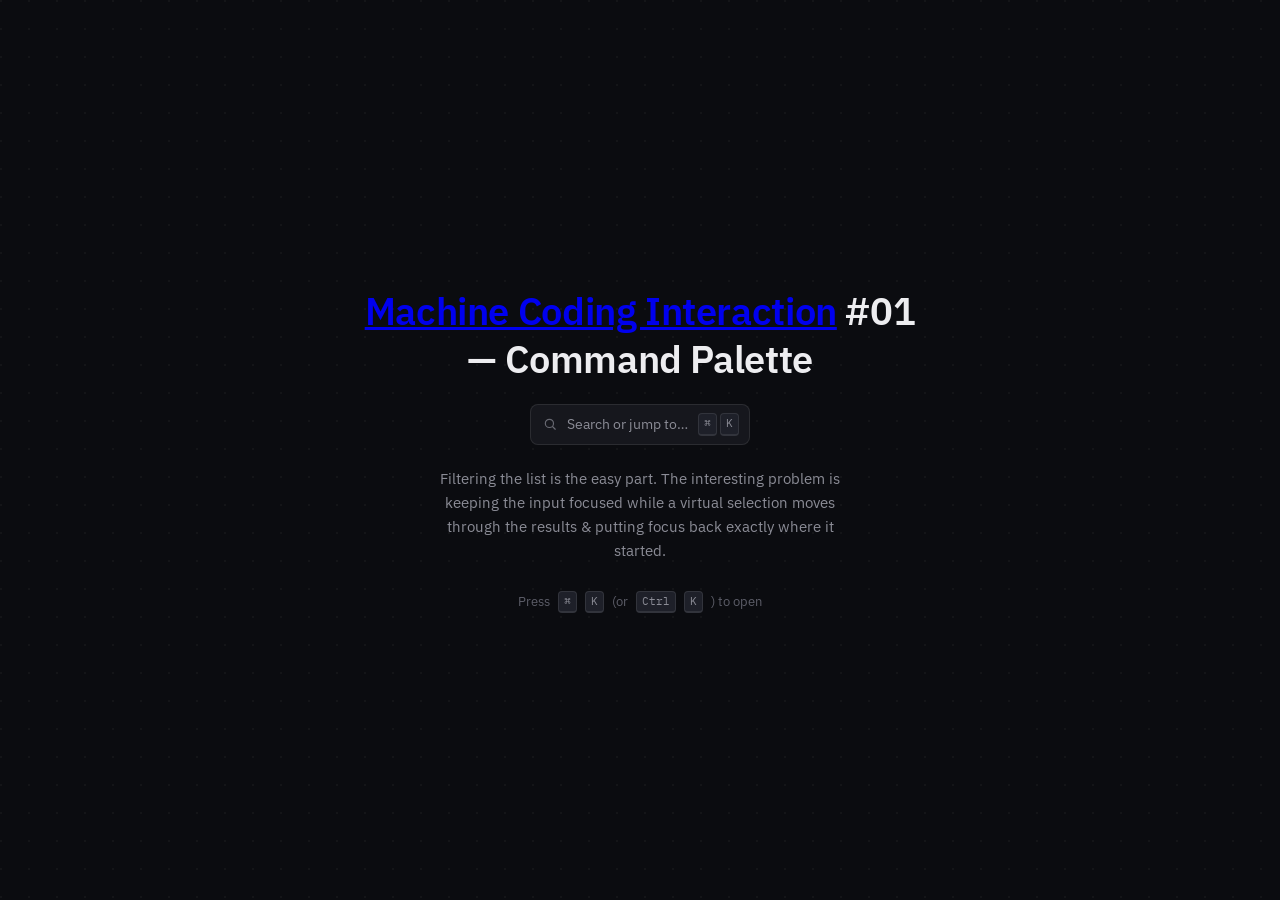
<file: 01-command-palette/index.html>
<!doctype html>
<html lang="en">

<head>
    <meta charset="UTF-8" />
    <meta name="viewport" content="width=device-width, initial-scale=1.0" />
    <title>Machine Coding Interaction #01 — Command Palette</title>
    <link rel="preconnect" href="https://fonts.googleapis.com">
    <link rel="preconnect" href="https://fonts.gstatic.com" crossorigin>
    <link
        href="https://fonts.googleapis.com/css2?family=IBM+Plex+Sans:wght@400;500;600&family=IBM+Plex+Mono:wght@400;500&display=swap"
        rel="stylesheet">
    <link rel="stylesheet" href="style.css">
</head>

<body>

    <div class="stage">
        <h1>
            <a href="https://github.com/deyRupak/machine-coding-interations">Machine Coding Interaction</a> #01 — Command Palette
        </h1>

        <button class="trigger" id="trigger" aria-haspopup="dialog">
            <svg width="14" height="14" viewBox="0 0 24 24" fill="none" stroke="currentColor" stroke-width="2"
                stroke-linecap="round">
                <circle cx="11" cy="11" r="7" />
                <path d="M21 21l-4.3-4.3" />
            </svg>
            Search or jump to…
            <span class="kbd-group"><kbd>⌘</kbd><kbd>K</kbd></span>
        </button>

        <p>Filtering the list is the easy part. The interesting problem is keeping the input focused while a virtual
            selection moves through the results & putting focus back exactly where it started.</p>
        <div class="stage-hint">
            Press <kbd>⌘</kbd><kbd>K</kbd> (or <kbd>Ctrl</kbd><kbd>K</kbd>) to open
        </div>
    </div>

    <div class="backdrop" id="backdrop">
        <div class="palette" role="dialog" aria-modal="true" aria-label="Command palette">
            <div class="palette-input-row">
                <svg width="16" height="16" viewBox="0 0 24 24" fill="none" stroke="currentColor" stroke-width="2"
                    stroke-linecap="round">
                    <circle cx="11" cy="11" r="7" />
                    <path d="M21 21l-4.3-4.3" />
                </svg>
                <input id="paletteInput" type="text" placeholder="Type a command or search…" autocomplete="off"
                    spellcheck="false" role="combobox" aria-expanded="true" aria-controls="paletteListbox"
                    aria-activedescendant="" />
                <span class="esc-hint">ESC</span>
            </div>
            <div class="palette-list" id="paletteListbox" role="listbox"></div>
            <div class="palette-footer">
                <span class="hint"><kbd>↑</kbd><kbd>↓</kbd> navigate</span>
                <span class="hint"><kbd>↵</kbd> select</span>
                <span class="hint"><kbd>esc</kbd> close</span>
            </div>
        </div>
    </div>

    <div class="toast" id="toast">
        <span class="toast-dot"></span>
        <span id="toastText"></span>
    </div>

    <script src="script.js"></script>
</body>

</html>
</file>
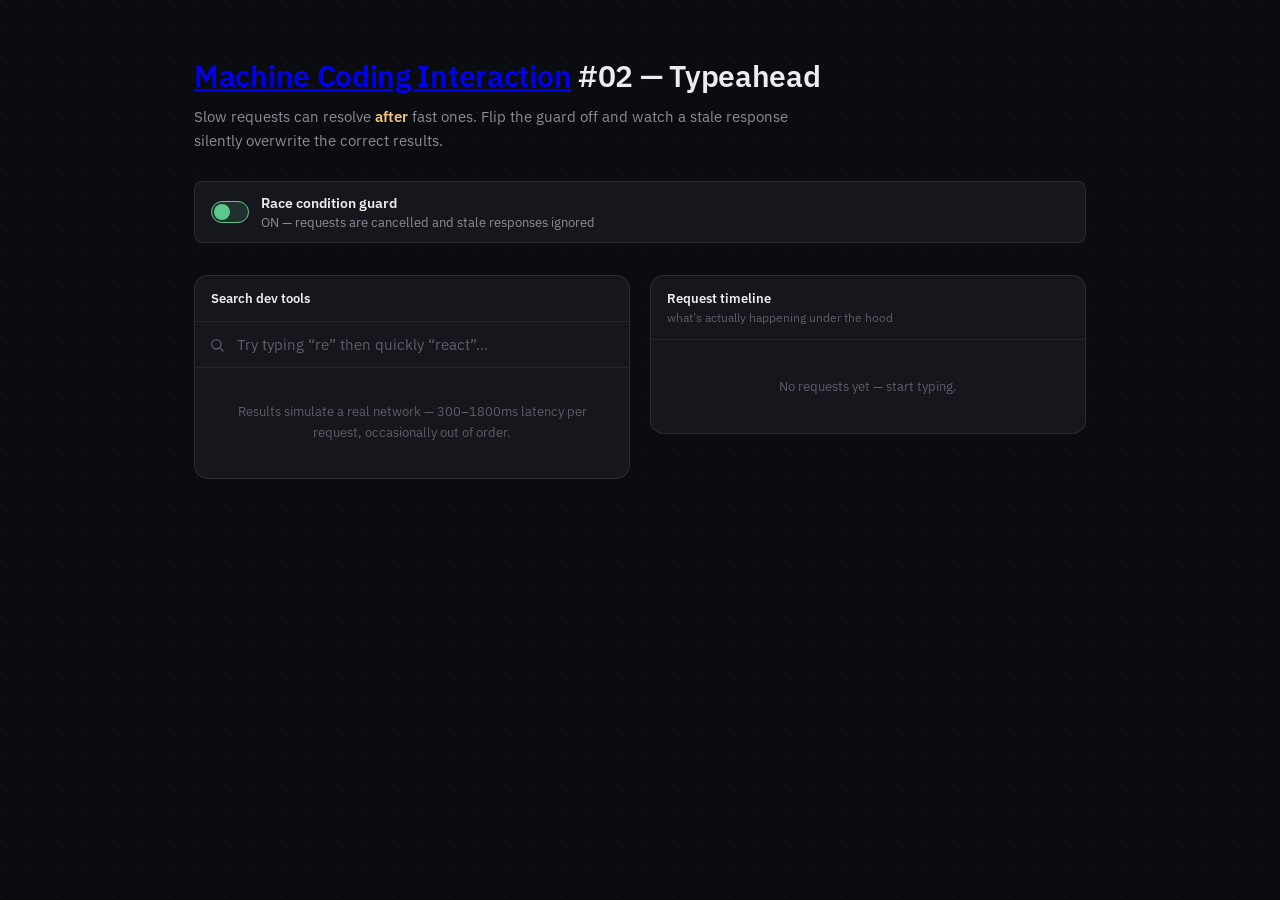
<file: 02-typeahead/index.html>
<!doctype html>
<html lang="en">
<head>
<meta charset="UTF-8" />
<meta name="viewport" content="width=device-width, initial-scale=1.0" />
<title>Machine Coding Interaction #02 — Typeahead</title>
<link rel="preconnect" href="https://fonts.googleapis.com">
<link rel="preconnect" href="https://fonts.gstatic.com" crossorigin>
<link href="https://fonts.googleapis.com/css2?family=IBM+Plex+Sans:wght@400;500;600&family=IBM+Plex+Mono:wght@400;500&display=swap" rel="stylesheet">
<link rel="stylesheet" href="style.css">
</head>
<body>

  <div class="page">

    <header class="page-header">
      <h1>
        <a href="https://github.com/deyRupak/machine-coding-interations">Machine Coding Interaction</a> #02 — Typeahead
    </h1>
      <p>Slow requests can resolve <em>after</em> fast ones. Flip the guard off and watch a stale response silently overwrite the correct results.</p>
    </header>

    <div class="controls-row">
      <button class="switch" id="guardToggle" role="switch" aria-checked="true" aria-labelledby="guardLabel">
        <span class="switch-track"><span class="switch-thumb"></span></span>
      </button>
      <span id="guardLabel" class="switch-label">
        <strong>Race condition guard</strong>
        <span class="switch-state" id="guardState">ON — requests are cancelled and stale responses ignored</span>
      </span>
    </div>

    <div class="stage-grid">

      <section class="panel search-panel">
        <div class="panel-title">Search dev tools</div>
        <div class="search-box">
          <svg width="16" height="16" viewBox="0 0 24 24" fill="none" stroke="currentColor" stroke-width="2" stroke-linecap="round"><circle cx="11" cy="11" r="7"/><path d="M21 21l-4.3-4.3"/></svg>
          <input
            id="searchInput"
            type="text"
            placeholder="Try typing “re” then quickly “react”…"
            autocomplete="off"
            spellcheck="false"
          />
          <span class="spinner" id="spinner" hidden></span>
        </div>

        <div class="results-wrap" id="resultsWrap">
          <div class="hint-state" id="hintState">Results simulate a real network — 300–1800ms latency per request, occasionally out of order.</div>
        </div>
      </section>

      <section class="panel timeline-panel">
        <div class="panel-title">
          Request timeline
          <span class="panel-subtitle">what's actually happening under the hood</span>
        </div>
        <div class="timeline" id="timeline">
          <div class="timeline-empty" id="timelineEmpty">No requests yet — start typing.</div>
        </div>
      </section>

    </div>
  </div>

<script src="script.js"></script>
</body>
</html>
</file>
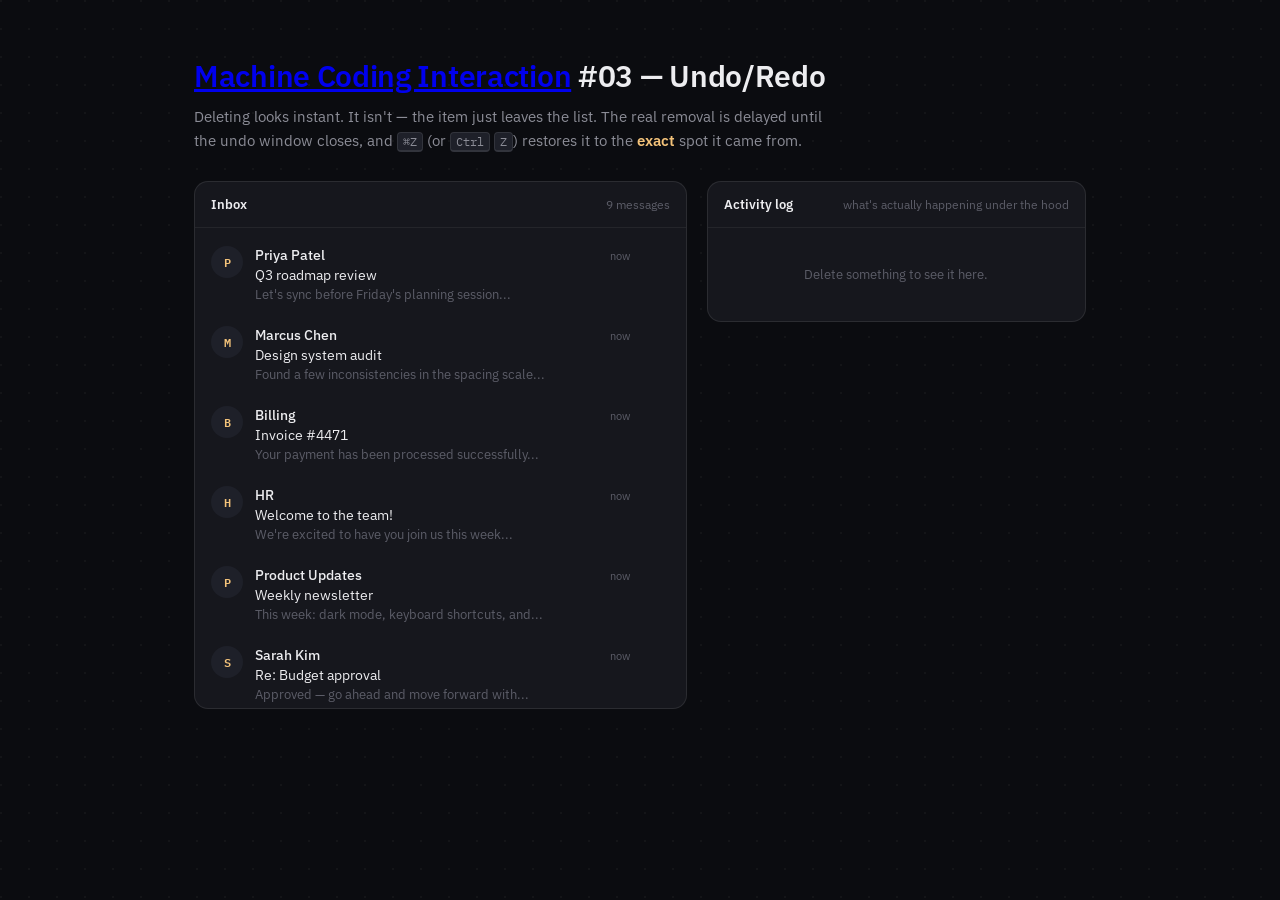
<file: 03-undo-redo/index.html>
<!doctype html>
<html lang="en">
<head>
<meta charset="UTF-8" />
<meta name="viewport" content="width=device-width, initial-scale=1.0" />
<title>Machine Coding Interaction #03 — Undo/Redo</title>
<link rel="preconnect" href="https://fonts.googleapis.com">
<link rel="preconnect" href="https://fonts.gstatic.com" crossorigin>
<link href="https://fonts.googleapis.com/css2?family=IBM+Plex+Sans:wght@400;500;600&family=IBM+Plex+Mono:wght@400;500&display=swap" rel="stylesheet">
<link rel="stylesheet" href="style.css">
</head>
<body>

  <div class="page">
    <header class="page-header">
      <h1>
        <a href="https://github.com/deyRupak/machine-coding-interations">Machine Coding Interaction</a> #03 — Undo/Redo</h1>
      <p>
        Deleting looks instant. It isn't — the item just leaves the list. 
        The real removal is delayed until the undo window closes, and <kbd>⌘Z</kbd> (or <kbd>Ctrl</kbd> <kbd>Z</kbd>) 
        restores it to the <em>exact</em> spot it came from.
    </p>
    </header>

    <div class="stage-grid">

      <section class="panel inbox-panel">
        <div class="panel-title">
          Inbox
          <span class="panel-subtitle" id="itemCount"></span>
        </div>
        <div class="inbox-list" id="inboxList"></div>
      </section>

      <section class="panel log-panel">
        <div class="panel-title">
          Activity log
          <span class="panel-subtitle">what's actually happening under the hood</span>
        </div>
        <div class="log" id="log">
          <div class="log-empty" id="logEmpty">Delete something to see it here.</div>
        </div>
      </section>

    </div>
  </div>

  <div class="toast-stack" id="toastStack" aria-live="polite"></div>

<script src="script.js"></script>
</body>
</html>
</file>
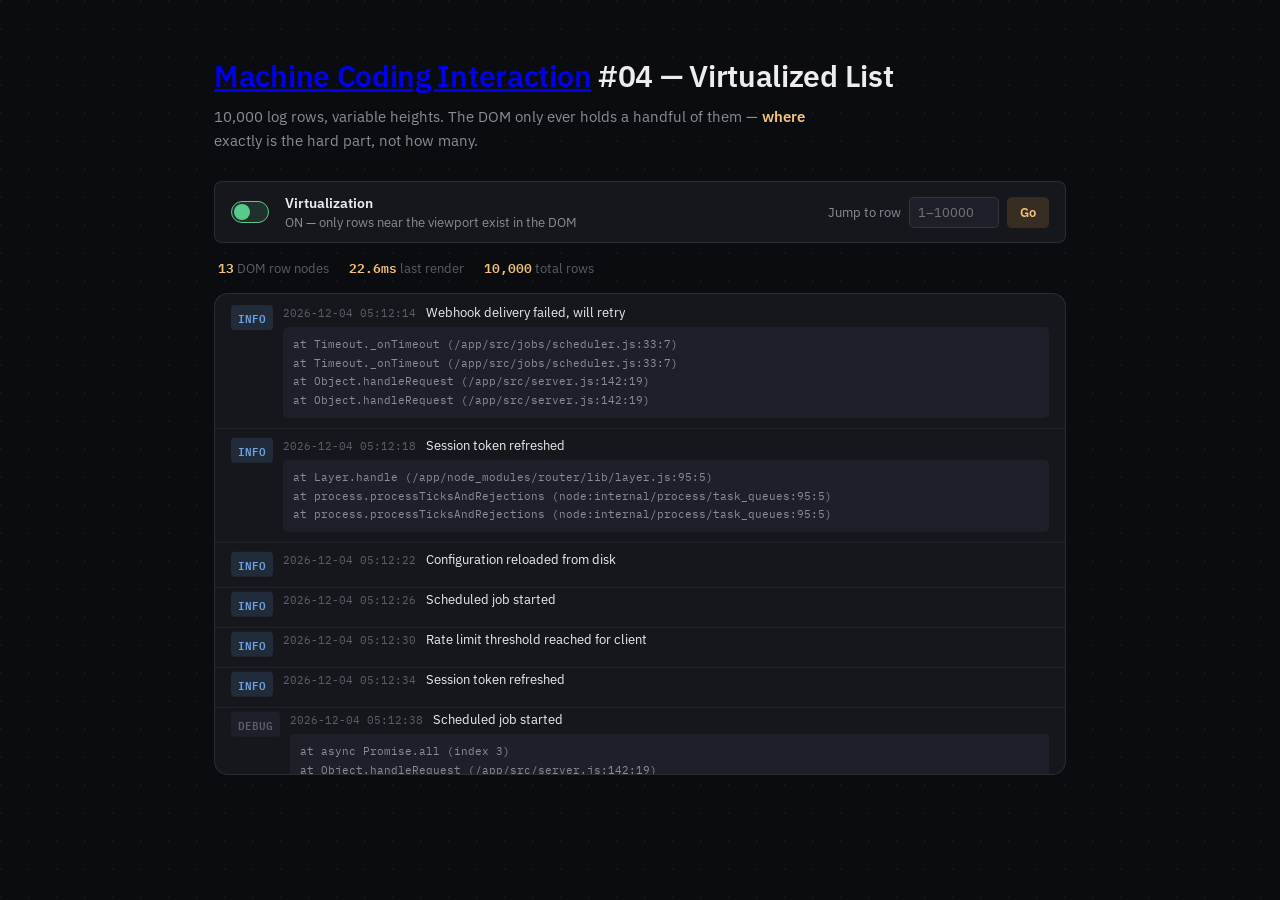
<file: 04-virtualized-list/index.html>
<!doctype html>
<html lang="en">

<head>
    <meta charset="UTF-8" />
    <meta name="viewport" content="width=device-width, initial-scale=1.0" />
    <title>Machine Coding Interaction #04 — Virtualized List</title>
    <link rel="preconnect" href="https://fonts.googleapis.com">
    <link rel="preconnect" href="https://fonts.gstatic.com" crossorigin>
    <link
        href="https://fonts.googleapis.com/css2?family=IBM+Plex+Sans:wght@400;500;600&family=IBM+Plex+Mono:wght@400;500&display=swap"
        rel="stylesheet">
    <link rel="stylesheet" href="style.css">
</head>

<body>

    <div class="page">
        <header class="page-header">
            <h1>
                <a href="https://github.com/deyRupak/machine-coding-interations">Machine Coding Interaction</a> #04 — Virtualized List
            </h1>
            <p>10,000 log rows, variable heights. The DOM only ever holds a handful of them — <em>where</em> exactly is
                the hard part, not how many.</p>
        </header>

        <div class="controls-row">
            <button class="switch" id="virtToggle" role="switch" aria-checked="true" aria-labelledby="virtLabel">
                <span class="switch-track"><span class="switch-thumb"></span></span>
            </button>
            <span id="virtLabel" class="switch-label">
                <strong>Virtualization</strong>
                <span class="switch-state" id="virtState">ON — only rows near the viewport exist in the DOM</span>
            </span>

            <div class="jump-group">
                <label for="jumpInput">Jump to row</label>
                <input id="jumpInput" type="number" min="1" max="10000" placeholder="1–10000" />
                <button id="jumpBtn" class="jump-btn">Go</button>
            </div>
        </div>

        <div class="stats-row" id="statsRow">
            <span><strong id="statNodes">—</strong> DOM row nodes</span>
            <span><strong id="statTime">—</strong> last render</span>
            <span><strong id="statTotal">10,000</strong> total rows</span>
        </div>

        <section class="panel list-panel">
            <div class="viewport" id="viewport">
                <div class="spacer" id="spacer"></div>
            </div>
        </section>
    </div>

    <script src="script.js"></script>
</body>

</html>
</file>
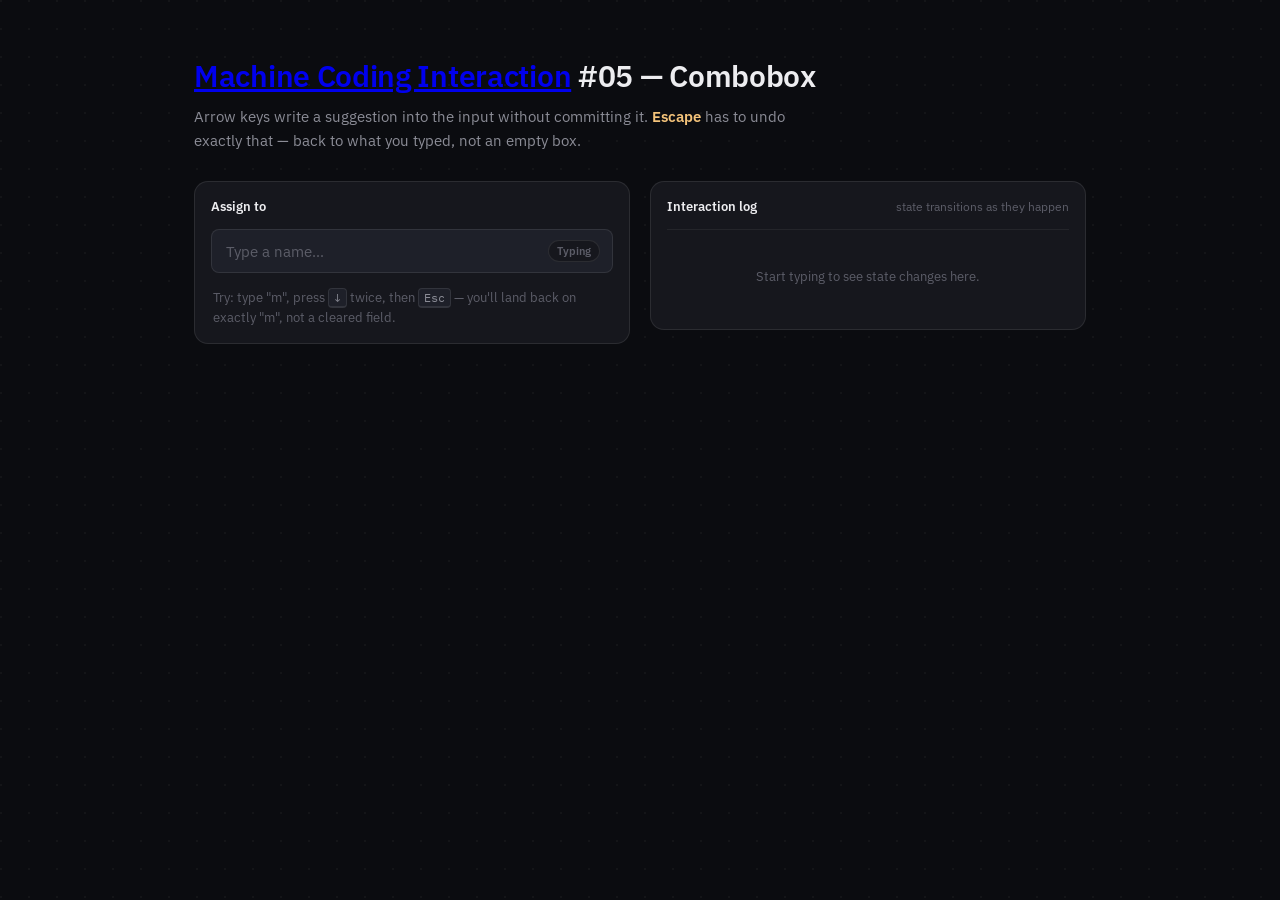
<file: 05-combobox/index.html>
<!doctype html>
<html lang="en">

<head>
    <meta charset="UTF-8" />
    <meta name="viewport" content="width=device-width, initial-scale=1.0" />
    <title>Machine Coding Interaction #05 — Combobox</title>
    <link rel="preconnect" href="https://fonts.googleapis.com">
    <link rel="preconnect" href="https://fonts.gstatic.com" crossorigin>
    <link
        href="https://fonts.googleapis.com/css2?family=IBM+Plex+Sans:wght@400;500;600&family=IBM+Plex+Mono:wght@400;500&display=swap"
        rel="stylesheet">
    <link rel="stylesheet" href="style.css">
</head>

<body>

    <div class="page">
        <header class="page-header">
            <h1>
                <a href="https://github.com/deyRupak/machine-coding-interations">Machine Coding Interaction</a> #05 — Combobox
            </h1>
            <p>Arrow keys write a suggestion into the input without committing it. <em>Escape</em> has to undo exactly
                that — back to what you typed, not an empty box.</p>
        </header>

        <div class="stage-grid">

            <section class="panel combobox-panel">
                <div class="panel-title">Assign to</div>

                <div class="combobox-wrap">
                    <div class="combobox-field">
                        <input id="comboInput" type="text" role="combobox" aria-autocomplete="both"
                            aria-expanded="false" aria-controls="comboListbox" aria-activedescendant=""
                            placeholder="Type a name…" autocomplete="off" spellcheck="false" />
                        <span class="state-badge" id="stateBadge">typing</span>
                    </div>
                    <ul class="listbox" id="comboListbox" role="listbox" hidden></ul>
                </div>

                <p class="combobox-hint">Try: type "m", press <kbd>↓</kbd> twice, then <kbd>Esc</kbd> — you'll land back
                    on exactly "m", not a cleared field.</p>
            </section>

            <section class="panel log-panel">
                <div class="panel-title">
                    Interaction log
                    <span class="panel-subtitle">state transitions as they happen</span>
                </div>
                <div class="log" id="log">
                    <div class="log-empty" id="logEmpty">Start typing to see state changes here.</div>
                </div>
            </section>

        </div>
    </div>

    <script src="script.js"></script>
</body>

</html>
</file>
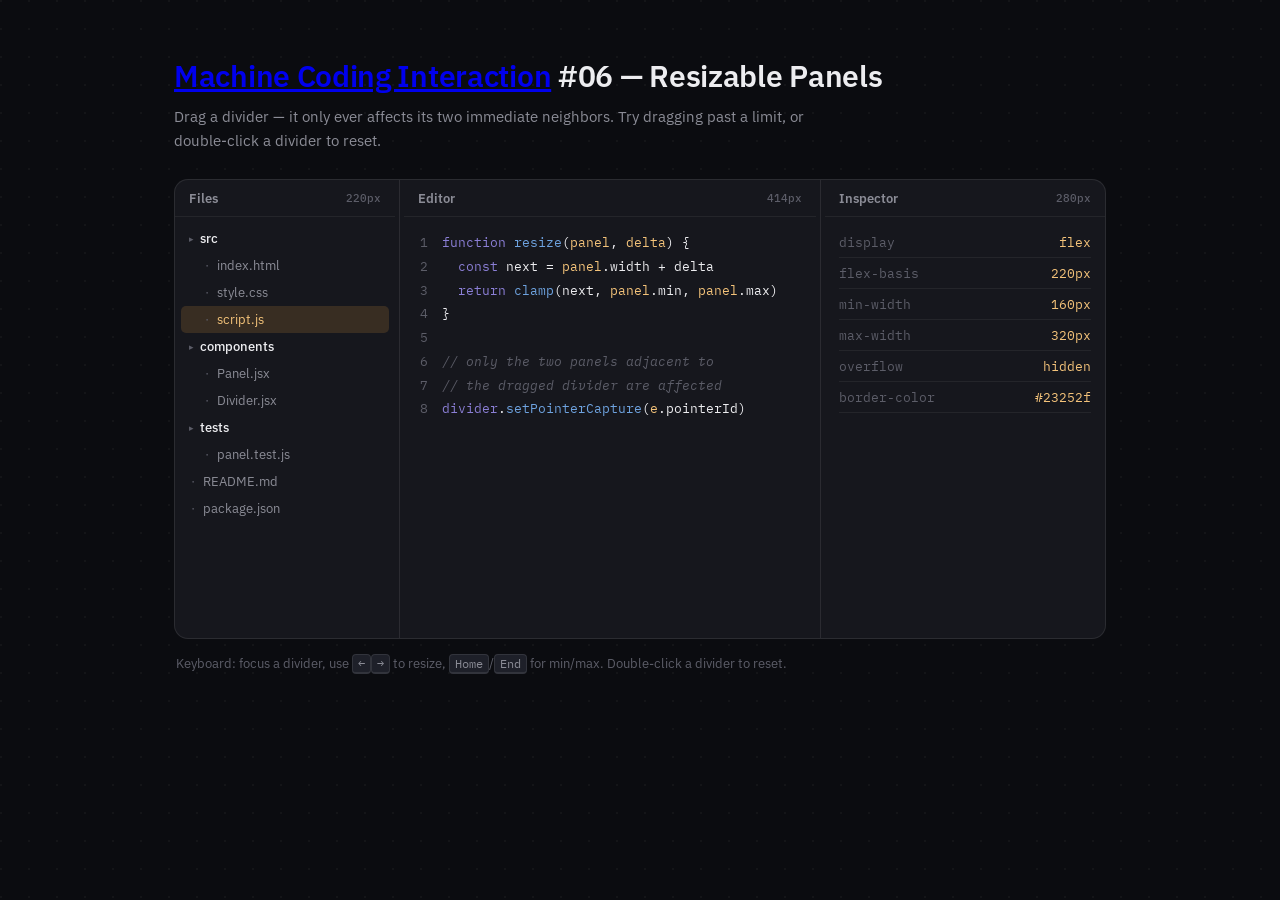
<file: 06-resizable-panels/index.html>
<!doctype html>
<html lang="en">

<head>
    <meta charset="UTF-8" />
    <meta name="viewport" content="width=device-width, initial-scale=1.0" />
    <title>Machine Coding Interaction #06 — Resizable Panels</title>
    <link rel="preconnect" href="https://fonts.googleapis.com">
    <link rel="preconnect" href="https://fonts.gstatic.com" crossorigin>
    <link
        href="https://fonts.googleapis.com/css2?family=IBM+Plex+Sans:wght@400;500;600&family=IBM+Plex+Mono:wght@400;500&display=swap"
        rel="stylesheet">
    <link rel="stylesheet" href="style.css">
</head>

<body>

    <div class="page">
        <header class="page-header">
            <h1>
                <a href="https://github.com/deyRupak/machine-coding-interations">Machine Coding Interaction</a> #06 — Resizable Panels
            </h1>
            <p>Drag a divider — it only ever affects its two immediate neighbors. Try dragging past a limit, or
                double-click a divider to reset.</p>
        </header>

        <div class="panels-shell" id="shell">

            <section class="panel files-panel" id="filesPanel" style="flex-basis:220px">
                <div class="panel-header">
                    <span>Files</span>
                    <span class="width-readout" id="filesWidthReadout">220px</span>
                </div>
                <div class="file-tree">
                    <div class="file-row folder">src</div>
                    <div class="file-row file indent">index.html</div>
                    <div class="file-row file indent">style.css</div>
                    <div class="file-row file indent active">script.js</div>
                    <div class="file-row folder">components</div>
                    <div class="file-row file indent">Panel.jsx</div>
                    <div class="file-row file indent">Divider.jsx</div>
                    <div class="file-row folder">tests</div>
                    <div class="file-row file indent">panel.test.js</div>
                    <div class="file-row file">README.md</div>
                    <div class="file-row file">package.json</div>
                </div>
            </section>

            <div class="divider" id="dividerFiles" role="separator" aria-orientation="vertical"
                aria-label="Resize Files panel" tabindex="0"><span class="divider-line"></span></div>

            <section class="panel editor-panel" id="editorPanel">
                <div class="panel-header">
                    <span>Editor</span>
                    <span class="width-readout" id="editorWidthReadout">—</span>
                </div>
                <div class="editor-body">
                    <pre
                        class="code-block"><span class="ln">1</span><span class="tok-kw">function</span> <span class="tok-fn">resize</span>(<span class="tok-var">panel</span>, <span class="tok-var">delta</span>) {
<span class="ln">2</span>  <span class="tok-kw">const</span> next = <span class="tok-var">panel</span>.width + delta
<span class="ln">3</span>  <span class="tok-kw">return</span> <span class="tok-fn">clamp</span>(next, <span class="tok-var">panel</span>.min, <span class="tok-var">panel</span>.max)
<span class="ln">4</span>}
<span class="ln">5</span>
<span class="ln">6</span><span class="tok-comment">// only the two panels adjacent to</span>
<span class="ln">7</span><span class="tok-comment">// the dragged divider are affected</span>
<span class="ln">8</span><span class="tok-kw">divider</span>.<span class="tok-fn">setPointerCapture</span>(<span class="tok-var">e</span>.pointerId)</pre>
                </div>
            </section>

            <div class="divider" id="dividerInspector" role="separator" aria-orientation="vertical"
                aria-label="Resize Inspector panel" tabindex="0"><span class="divider-line"></span></div>

            <section class="panel inspector-panel" id="inspectorPanel" style="flex-basis:280px">
                <div class="panel-header">
                    <span>Inspector</span>
                    <span class="width-readout" id="inspectorWidthReadout">280px</span>
                </div>
                <div class="props-list">
                    <div class="prop-row"><span class="prop-key">display</span><span class="prop-val">flex</span></div>
                    <div class="prop-row"><span class="prop-key">flex-basis</span><span class="prop-val">220px</span>
                    </div>
                    <div class="prop-row"><span class="prop-key">min-width</span><span class="prop-val">160px</span>
                    </div>
                    <div class="prop-row"><span class="prop-key">max-width</span><span class="prop-val">320px</span>
                    </div>
                    <div class="prop-row"><span class="prop-key">overflow</span><span class="prop-val">hidden</span>
                    </div>
                    <div class="prop-row"><span class="prop-key">border-color</span><span
                            class="prop-val">#23252f</span></div>
                </div>
            </section>

        </div>

        <p class="hint">Keyboard: focus a divider, use <kbd>←</kbd><kbd>→</kbd> to resize,
            <kbd>Home</kbd>/<kbd>End</kbd> for min/max. Double-click a divider to reset.</p>
    </div>

    <div class="drag-badge" id="dragBadge" hidden></div>

    <script src="script.js"></script>
</body>

</html>
</file>
<file: 01-command-palette/style.css>
:root {
    --bg-page: #0b0c10;
    --bg-grid: rgba(255, 255, 255, 0.035);
    --surface: #16171d;
    --surface-2: #1e2029;
    --surface-hover: #23252f;
    --border: rgba(255, 255, 255, 0.09);
    --border-soft: rgba(255, 255, 255, 0.06);
    --text-primary: #ededf0;
    --text-secondary: #8b8c96;
    --text-tertiary: #5c5d68;
    --accent: #e8a13d;
    --accent-soft: rgba(232, 161, 61, 0.16);
    --accent-text: #f4c37a;
    --danger: #e0645a;
    --radius-lg: 14px;
    --radius-md: 8px;
    --radius-sm: 5px;
    --shadow-palette: 0 20px 60px -12px rgba(0, 0, 0, 0.6), 0 0 0 1px rgba(255, 255, 255, 0.04);
    --ease: cubic-bezier(0.16, 1, 0.3, 1);
}

* {
    box-sizing: border-box;
}

html,
body {
    height: 100%;
    margin: 0;
}

body {
    background:
        radial-gradient(circle at 1px 1px, var(--bg-grid) 1px, transparent 0) 0 0 / 28px 28px,
        var(--bg-page);
    color: var(--text-primary);
    font-family: "IBM Plex Sans", -apple-system, BlinkMacSystemFont, sans-serif;
    display: flex;
    flex-direction: column;
    min-height: 100%;
}

/* ---------- Mock app shell ---------- */

.topbar {
    display: flex;
    align-items: center;
    justify-content: space-between;
    padding: 18px 28px;
    border-bottom: 1px solid var(--border-soft);
}

.brand {
    display: flex;
    align-items: center;
    gap: 10px;
    font-weight: 600;
    font-size: 15px;
    color: var(--text-primary);
}

.brand-mark {
    width: 20px;
    height: 20px;
    border-radius: 6px;
    background: linear-gradient(135deg, var(--accent) 0%, #c97a1e 100%);
    flex-shrink: 0;
}

.trigger {
    display: flex;
    align-items: center;
    gap: 10px;
    background: var(--surface);
    border: 1px solid var(--border);
    color: var(--text-secondary);
    font: inherit;
    font-size: 13.5px;
    padding: 8px 10px 8px 12px;
    border-radius: var(--radius-md);
    cursor: pointer;
    transition: border-color 0.15s var(--ease), background 0.15s var(--ease);
}

.trigger:hover {
    background: var(--surface-2);
    border-color: rgba(255, 255, 255, 0.16);
}

.trigger:focus-visible {
    outline: 2px solid var(--accent);
    outline-offset: 2px;
}

.trigger svg {
    flex-shrink: 0;
    opacity: 0.7;
}

.kbd-group {
    display: flex;
    gap: 3px;
}

kbd {
    font-family: "IBM Plex Mono", monospace;
    font-size: 11px;
    background: var(--surface-2);
    border: 1px solid var(--border);
    border-bottom-width: 2px;
    color: var(--text-secondary);
    padding: 2px 5px;
    border-radius: 4px;
    line-height: 1.4;
}

/* ---------- Hero / recording-friendly centerpiece ---------- */

.stage {
    flex: 1;
    display: flex;
    flex-direction: column;
    align-items: center;
    justify-content: center;
    text-align: center;
    padding: 40px 24px;
    gap: 22px;
}

.stage h1 {
    font-size: clamp(26px, 4vw, 38px);
    font-weight: 600;
    letter-spacing: -0.01em;
    margin: 0;
    max-width: 560px;
    line-height: 1.25;
}

.stage p {
    margin: 0;
    color: var(--text-secondary);
    font-size: 15px;
    max-width: 420px;
    line-height: 1.6;
}

.stage-hint {
    display: flex;
    align-items: center;
    gap: 8px;
    color: var(--text-tertiary);
    font-size: 13px;
    margin-top: 6px;
}

/* ---------- Palette ---------- */

.backdrop {
    position: fixed;
    inset: 0;
    background: rgba(6, 6, 9, 0.55);
    backdrop-filter: blur(3px);
    display: flex;
    align-items: flex-start;
    justify-content: center;
    padding-top: 12vh;
    z-index: 100;
    opacity: 0;
    pointer-events: none;
    transition: opacity 0.16s var(--ease);
}

.backdrop.open {
    opacity: 1;
    pointer-events: auto;
}

.palette {
    width: min(560px, 90vw);
    background: var(--surface);
    border: 1px solid var(--border);
    border-radius: var(--radius-lg);
    box-shadow: var(--shadow-palette);
    overflow: hidden;
    transform: translateY(-8px) scale(0.98);
    opacity: 0;
    transition: transform 0.16s var(--ease), opacity 0.16s var(--ease);
}

.backdrop.open .palette {
    transform: translateY(0) scale(1);
    opacity: 1;
}

.palette-input-row {
    display: flex;
    align-items: center;
    gap: 10px;
    padding: 14px 16px;
    border-bottom: 1px solid var(--border-soft);
}

.palette-input-row svg {
    flex-shrink: 0;
    color: var(--text-tertiary);
}

#paletteInput {
    flex: 1;
    background: none;
    border: none;
    outline: none;
    color: var(--text-primary);
    font: inherit;
    font-size: 15.5px;
}

#paletteInput::placeholder {
    color: var(--text-tertiary);
}

.esc-hint {
    font-family: "IBM Plex Mono", monospace;
    font-size: 10.5px;
    color: var(--text-tertiary);
    border: 1px solid var(--border);
    padding: 2px 6px;
    border-radius: 4px;
    flex-shrink: 0;
}

.palette-list {
    max-height: 340px;
    overflow-y: auto;
    padding: 6px;
}

.group-label {
    font-size: 12px;
    color: var(--text-tertiary);
    padding: 8px 10px 4px;
}

.option {
    display: flex;
    align-items: center;
    gap: 11px;
    padding: 9px 10px;
    border-radius: var(--radius-sm);
    cursor: pointer;
    scroll-margin: 6px;
}

.option[aria-selected="true"] {
    background: var(--accent-soft);
}

.option-icon {
    width: 28px;
    height: 28px;
    border-radius: 7px;
    background: var(--surface-2);
    display: flex;
    align-items: center;
    justify-content: center;
    flex-shrink: 0;
    color: var(--text-secondary);
}

.option[aria-selected="true"] .option-icon {
    color: var(--accent-text);
}

.option-body {
    flex: 1;
    min-width: 0;
    display: flex;
    flex-direction: column;
    gap: 1px;
}

.option-label {
    font-size: 14px;
    color: var(--text-primary);
    white-space: nowrap;
    overflow: hidden;
    text-overflow: ellipsis;
}

.option-label mark {
    background: none;
    color: var(--accent-text);
    font-weight: 600;
}

.option-meta {
    font-size: 12px;
    color: var(--text-tertiary);
}

.option-shortcut {
    font-family: "IBM Plex Mono", monospace;
    font-size: 11px;
    color: var(--text-tertiary);
    flex-shrink: 0;
}

.empty-state {
    padding: 36px 20px;
    text-align: center;
    color: var(--text-tertiary);
    font-size: 13.5px;
}

.palette-footer {
    display: flex;
    align-items: center;
    gap: 16px;
    padding: 9px 14px;
    border-top: 1px solid var(--border-soft);
    font-size: 11.5px;
    color: var(--text-tertiary);
}

.palette-footer .hint {
    display: flex;
    align-items: center;
    gap: 5px;
}

/* ---------- Toast ---------- */

.toast {
    position: fixed;
    bottom: 28px;
    left: 50%;
    transform: translateX(-50%) translateY(8px);
    background: var(--surface-2);
    border: 1px solid var(--border);
    color: var(--text-primary);
    font-size: 13.5px;
    padding: 10px 16px;
    border-radius: var(--radius-md);
    box-shadow: 0 12px 32px -8px rgba(0, 0, 0, 0.5);
    display: flex;
    align-items: center;
    gap: 8px;
    opacity: 0;
    pointer-events: none;
    transition: opacity 0.18s var(--ease), transform 0.18s var(--ease);
    z-index: 200;
}

.toast.show {
    opacity: 1;
    transform: translateX(-50%) translateY(0);
}

.toast-dot {
    width: 6px;
    height: 6px;
    border-radius: 50%;
    background: var(--accent);
    flex-shrink: 0;
}

@media (prefers-reduced-motion: reduce) {
    * {
        transition-duration: 0.001ms !important;
        animation-duration: 0.001ms !important;
    }
}

::-webkit-scrollbar {
    width: 8px;
}

::-webkit-scrollbar-thumb {
    background: var(--surface-2);
    border-radius: 8px;
}
</file>
<file: 02-typeahead/style.css>
:root {
    --bg-page: #0b0c10;
    --bg-grid: rgba(255, 255, 255, 0.035);
    --surface: #16171d;
    --surface-2: #1e2029;
    --surface-hover: #23252f;
    --border: rgba(255, 255, 255, 0.09);
    --border-soft: rgba(255, 255, 255, 0.06);
    --text-primary: #ededf0;
    --text-secondary: #8b8c96;
    --text-tertiary: #5c5d68;
    --accent: #e8a13d;
    --accent-soft: rgba(232, 161, 61, 0.16);
    --accent-text: #f4c37a;
    --success: #5cc98c;
    --success-soft: rgba(92, 201, 140, 0.14);
    --danger: #e0645a;
    --danger-soft: rgba(224, 100, 90, 0.14);
    --stale: #8b7fd6;
    --stale-soft: rgba(139, 127, 214, 0.16);
    --radius-lg: 14px;
    --radius-md: 8px;
    --radius-sm: 5px;
    --ease: cubic-bezier(0.16, 1, 0.3, 1);
}

* {
    box-sizing: border-box;
}

html,
body {
    height: 100%;
    margin: 0;
}

body {
    background:
        radial-gradient(circle at 1px 1px, var(--bg-grid) 1px, transparent 0) 0 0 / 28px 28px,
        var(--bg-page);
    color: var(--text-primary);
    font-family: "IBM Plex Sans", -apple-system, BlinkMacSystemFont, sans-serif;
    min-height: 100%;
}

.page {
    max-width: 940px;
    margin: 0 auto;
    padding: 56px 24px 80px;
}

.page-header h1 {
    font-size: clamp(22px, 3vw, 30px);
    font-weight: 600;
    letter-spacing: -0.01em;
    margin: 0 0 10px;
}

.page-header p {
    margin: 0;
    color: var(--text-secondary);
    font-size: 15px;
    line-height: 1.6;
    max-width: 620px;
}

.page-header em {
    color: var(--accent-text);
    font-style: normal;
    font-weight: 600;
}

/* ---------- Toggle ---------- */

.controls-row {
    display: flex;
    align-items: center;
    gap: 12px;
    margin: 28px 0 32px;
    padding: 12px 16px;
    background: var(--surface);
    border: 1px solid var(--border);
    border-radius: var(--radius-md);
}

.switch {
    background: none;
    border: none;
    padding: 0;
    cursor: pointer;
    flex-shrink: 0;
}

.switch-track {
    display: block;
    width: 38px;
    height: 22px;
    border-radius: 999px;
    background: var(--success-soft);
    border: 1px solid var(--success);
    position: relative;
    transition: background 0.15s var(--ease), border-color 0.15s var(--ease);
}

.switch-thumb {
    position: absolute;
    top: 2px;
    left: 2px;
    width: 16px;
    height: 16px;
    border-radius: 50%;
    background: var(--success);
    transition: transform 0.18s var(--ease), background 0.15s var(--ease);
}

.switch[aria-checked="false"] .switch-track {
    background: var(--danger-soft);
    border-color: var(--danger);
}

.switch[aria-checked="false"] .switch-thumb {
    transform: translateX(16px);
    background: var(--danger);
}

.switch:focus-visible {
    outline: 2px solid var(--accent);
    outline-offset: 3px;
    border-radius: 999px;
}

.switch-label {
    display: flex;
    flex-direction: column;
    gap: 2px;
    font-size: 13.5px;
}

.switch-label strong {
    font-weight: 600;
    font-size: 14px;
}

.switch-state {
    color: var(--text-secondary);
    font-size: 12.5px;
}

/* ---------- Layout ---------- */

.stage-grid {
    display: grid;
    grid-template-columns: 1fr 1fr;
    gap: 20px;
    align-items: start;
}

@media (max-width: 760px) {
    .stage-grid {
        grid-template-columns: 1fr;
    }
}

.panel {
    background: var(--surface);
    border: 1px solid var(--border);
    border-radius: var(--radius-lg);
    overflow: hidden;
}

.panel-title {
    font-size: 13px;
    font-weight: 600;
    color: var(--text-primary);
    padding: 14px 16px;
    border-bottom: 1px solid var(--border-soft);
    display: flex;
    flex-direction: column;
    gap: 3px;
}

.panel-subtitle {
    font-weight: 400;
    font-size: 12px;
    color: var(--text-tertiary);
}

/* ---------- Search panel ---------- */

.search-box {
    display: flex;
    align-items: center;
    gap: 10px;
    padding: 12px 14px;
    border-bottom: 1px solid var(--border-soft);
}

.search-box svg {
    flex-shrink: 0;
    color: var(--text-tertiary);
}

#searchInput {
    flex: 1;
    background: none;
    border: none;
    outline: none;
    color: var(--text-primary);
    font: inherit;
    font-size: 14.5px;
}

#searchInput::placeholder {
    color: var(--text-tertiary);
}

.spinner {
    width: 14px;
    height: 14px;
    border-radius: 50%;
    border: 2px solid var(--border);
    border-top-color: var(--accent);
    animation: spin 0.7s linear infinite;
    flex-shrink: 0;
}

@keyframes spin {
    to {
        transform: rotate(360deg);
    }
}

.results-wrap {
    max-height: 360px;
    overflow-y: auto;
    padding: 6px;
}

.hint-state,
.empty-state,
.error-state {
    padding: 28px 18px;
    text-align: center;
    color: var(--text-tertiary);
    font-size: 13px;
    line-height: 1.6;
}

.error-state {
    color: var(--danger);
}

.retry-btn {
    margin-top: 10px;
    background: var(--surface-2);
    border: 1px solid var(--border);
    color: var(--text-primary);
    font: inherit;
    font-size: 12.5px;
    padding: 6px 12px;
    border-radius: var(--radius-sm);
    cursor: pointer;
}

.retry-btn:hover {
    background: var(--surface-hover);
}

.result-item {
    display: flex;
    align-items: center;
    gap: 11px;
    padding: 9px 10px;
    border-radius: var(--radius-sm);
}

.result-item:hover {
    background: var(--surface-2);
}

.result-icon {
    width: 28px;
    height: 28px;
    border-radius: 7px;
    background: var(--surface-2);
    display: flex;
    align-items: center;
    justify-content: center;
    flex-shrink: 0;
    font-family: "IBM Plex Mono", monospace;
    font-size: 12px;
    font-weight: 600;
    color: var(--accent-text);
}

.result-body {
    display: flex;
    flex-direction: column;
    gap: 1px;
    min-width: 0;
}

.result-label {
    font-size: 14px;
    color: var(--text-primary);
    white-space: nowrap;
    overflow: hidden;
    text-overflow: ellipsis;
}

.result-meta {
    font-size: 11.5px;
    color: var(--text-tertiary);
}

/* ---------- Timeline panel ---------- */

.timeline {
    max-height: 420px;
    overflow-y: auto;
    padding: 10px 12px;
    display: flex;
    flex-direction: column-reverse;
    gap: 6px;
}

.timeline-empty {
    padding: 28px 18px;
    text-align: center;
    color: var(--text-tertiary);
    font-size: 13px;
}

.timeline-row {
    display: flex;
    align-items: center;
    gap: 10px;
    padding: 8px 10px;
    border-radius: var(--radius-sm);
    background: var(--surface-2);
    border: 1px solid var(--border-soft);
    animation: rowIn 0.15s var(--ease);
}

@keyframes rowIn {
    from {
        opacity: 0;
        transform: translateY(-4px);
    }

    to {
        opacity: 1;
        transform: translateY(0);
    }
}

.timeline-query {
    font-family: "IBM Plex Mono", monospace;
    font-size: 12.5px;
    color: var(--text-primary);
    flex: 1;
    min-width: 0;
    white-space: nowrap;
    overflow: hidden;
    text-overflow: ellipsis;
}

.timeline-latency {
    font-family: "IBM Plex Mono", monospace;
    font-size: 11px;
    color: var(--text-tertiary);
    flex-shrink: 0;
}

.status-badge {
    font-size: 10.5px;
    font-weight: 600;
    padding: 3px 8px;
    border-radius: 999px;
    flex-shrink: 0;
    white-space: nowrap;
}

.status-badge.pending {
    background: var(--surface);
    color: var(--text-secondary);
    border: 1px solid var(--border);
}

.status-badge.pending .pulse-dot {
    display: inline-block;
    width: 5px;
    height: 5px;
    border-radius: 50%;
    background: var(--accent);
    margin-right: 5px;
    animation: pulse 1s ease-in-out infinite;
}

@keyframes pulse {

    0%,
    100% {
        opacity: 0.35;
    }

    50% {
        opacity: 1;
    }
}

.status-badge.resolved {
    background: var(--success-soft);
    color: var(--success);
}

.status-badge.stale {
    background: var(--stale-soft);
    color: var(--stale);
}

.status-badge.cancelled {
    background: var(--surface);
    color: var(--text-tertiary);
    border: 1px solid var(--border);
}

.status-badge.error {
    background: var(--danger-soft);
    color: var(--danger);
}

@media (prefers-reduced-motion: reduce) {
    * {
        animation-duration: 0.001ms !important;
        transition-duration: 0.001ms !important;
    }
}

::-webkit-scrollbar {
    width: 8px;
}

::-webkit-scrollbar-thumb {
    background: var(--surface-2);
    border-radius: 8px;
}
</file>
<file: 03-undo-redo/style.css>
:root {
    --bg-page: #0b0c10;
    --bg-grid: rgba(255, 255, 255, 0.035);
    --surface: #16171d;
    --surface-2: #1e2029;
    --surface-hover: #23252f;
    --border: rgba(255, 255, 255, 0.09);
    --border-soft: rgba(255, 255, 255, 0.06);
    --text-primary: #ededf0;
    --text-secondary: #8b8c96;
    --text-tertiary: #5c5d68;
    --accent: #e8a13d;
    --accent-soft: rgba(232, 161, 61, 0.16);
    --accent-text: #f4c37a;
    --success: #5cc98c;
    --success-soft: rgba(92, 201, 140, 0.14);
    --danger: #e0645a;
    --danger-soft: rgba(224, 100, 90, 0.14);
    --stale: #8b7fd6;
    --stale-soft: rgba(139, 127, 214, 0.16);
    --radius-lg: 14px;
    --radius-md: 8px;
    --radius-sm: 5px;
    --ease: cubic-bezier(0.16, 1, 0.3, 1);
}

* {
    box-sizing: border-box;
}

html,
body {
    height: 100%;
    margin: 0;
}

body {
    background:
        radial-gradient(circle at 1px 1px, var(--bg-grid) 1px, transparent 0) 0 0 / 28px 28px,
        var(--bg-page);
    color: var(--text-primary);
    font-family: "IBM Plex Sans", -apple-system, BlinkMacSystemFont, sans-serif;
    min-height: 100%;
}

.page {
    max-width: 940px;
    margin: 0 auto;
    padding: 56px 24px 100px;
}

.page-header h1 {
    font-size: clamp(22px, 3vw, 30px);
    font-weight: 600;
    letter-spacing: -0.01em;
    margin: 0 0 10px;
}

.page-header p {
    margin: 0;
    color: var(--text-secondary);
    font-size: 15px;
    line-height: 1.6;
    max-width: 640px;
}

.page-header em {
    color: var(--accent-text);
    font-style: normal;
    font-weight: 600;
}

kbd {
    font-family: "IBM Plex Mono", monospace;
    font-size: 11.5px;
    background: var(--surface-2);
    border: 1px solid var(--border);
    border-bottom-width: 2px;
    color: var(--text-secondary);
    padding: 1px 5px;
    border-radius: 4px;
}

/* ---------- Layout ---------- */

.stage-grid {
    display: grid;
    grid-template-columns: 1.3fr 1fr;
    gap: 20px;
    align-items: start;
    margin-top: 28px;
}

@media (max-width: 760px) {
    .stage-grid {
        grid-template-columns: 1fr;
    }
}

.panel {
    background: var(--surface);
    border: 1px solid var(--border);
    border-radius: var(--radius-lg);
    overflow: hidden;
}

.panel-title {
    font-size: 13px;
    font-weight: 600;
    color: var(--text-primary);
    padding: 14px 16px;
    border-bottom: 1px solid var(--border-soft);
    display: flex;
    align-items: baseline;
    justify-content: space-between;
    gap: 8px;
}

.panel-subtitle {
    font-weight: 400;
    font-size: 12px;
    color: var(--text-tertiary);
}

/* ---------- Inbox ---------- */

.inbox-list {
    max-height: 480px;
    overflow-y: auto;
    padding: 6px;
}

.inbox-item {
    display: flex;
    align-items: flex-start;
    gap: 12px;
    padding: 12px 10px;
    border-radius: var(--radius-sm);
    transition: background 0.15s var(--ease);
    overflow: hidden;
}

.inbox-item:hover {
    background: var(--surface-2);
}

.inbox-item:hover .delete-btn {
    opacity: 1;
}

.inbox-item.removing {
    animation: liftOut 0.22s var(--ease) forwards;
}

@keyframes liftOut {
    from {
        opacity: 1;
        max-height: 80px;
        transform: translateX(0);
        margin-bottom: 0;
    }

    to {
        opacity: 0;
        max-height: 0;
        transform: translateX(12px);
        margin-bottom: -1px;
        padding-top: 0;
        padding-bottom: 0;
    }
}

.inbox-item.entering {
    animation: dropIn 0.22s var(--ease);
}

@keyframes dropIn {
    from {
        opacity: 0;
        transform: translateY(-6px);
    }

    to {
        opacity: 1;
        transform: translateY(0);
    }
}

.avatar {
    width: 32px;
    height: 32px;
    border-radius: 50%;
    background: var(--surface-2);
    display: flex;
    align-items: center;
    justify-content: center;
    font-family: "IBM Plex Mono", monospace;
    font-size: 12px;
    font-weight: 600;
    color: var(--accent-text);
    flex-shrink: 0;
}

.item-body {
    flex: 1;
    min-width: 0;
    display: flex;
    flex-direction: column;
    gap: 2px;
}

.item-top {
    display: flex;
    align-items: baseline;
    justify-content: space-between;
    gap: 8px;
}

.item-sender {
    font-size: 13.5px;
    font-weight: 500;
    color: var(--text-primary);
}

.item-time {
    font-size: 11px;
    color: var(--text-tertiary);
    flex-shrink: 0;
}

.item-subject {
    font-size: 13.5px;
    color: var(--text-primary);
}

.item-snippet {
    font-size: 12.5px;
    color: var(--text-tertiary);
    white-space: nowrap;
    overflow: hidden;
    text-overflow: ellipsis;
}

.delete-btn {
    background: none;
    border: none;
    color: var(--text-tertiary);
    cursor: pointer;
    padding: 6px;
    border-radius: var(--radius-sm);
    opacity: 0;
    transition: opacity 0.15s var(--ease), background 0.15s var(--ease), color 0.15s var(--ease);
    flex-shrink: 0;
}

.delete-btn:hover {
    background: var(--danger-soft);
    color: var(--danger);
}

.delete-btn:focus-visible {
    opacity: 1;
    outline: 2px solid var(--accent);
    outline-offset: 1px;
}

.inbox-empty {
    padding: 40px 18px;
    text-align: center;
    color: var(--text-tertiary);
    font-size: 13.5px;
}

/* ---------- Log ---------- */

.log {
    max-height: 480px;
    overflow-y: auto;
    padding: 10px 12px;
    display: flex;
    flex-direction: column-reverse;
    gap: 6px;
}

.log-empty {
    padding: 28px 18px;
    text-align: center;
    color: var(--text-tertiary);
    font-size: 13px;
}

.log-row {
    display: flex;
    align-items: center;
    gap: 10px;
    padding: 8px 10px;
    border-radius: var(--radius-sm);
    background: var(--surface-2);
    border: 1px solid var(--border-soft);
    animation: rowIn 0.15s var(--ease);
}

@keyframes rowIn {
    from {
        opacity: 0;
        transform: translateY(-4px);
    }

    to {
        opacity: 1;
        transform: translateY(0);
    }
}

.log-label {
    font-family: "IBM Plex Mono", monospace;
    font-size: 12px;
    color: var(--text-primary);
    flex: 1;
    min-width: 0;
    white-space: nowrap;
    overflow: hidden;
    text-overflow: ellipsis;
}

.status-badge {
    font-size: 10.5px;
    font-weight: 600;
    padding: 3px 8px;
    border-radius: 999px;
    flex-shrink: 0;
    white-space: nowrap;
}

.status-badge.pending {
    background: var(--surface);
    color: var(--accent-text);
    border: 1px solid var(--border);
}

.status-badge.pending .pulse-dot {
    display: inline-block;
    width: 5px;
    height: 5px;
    border-radius: 50%;
    background: var(--accent);
    margin-right: 5px;
    animation: pulse 1s ease-in-out infinite;
}

@keyframes pulse {

    0%,
    100% {
        opacity: 0.35;
    }

    50% {
        opacity: 1;
    }
}

.status-badge.committed {
    background: var(--danger-soft);
    color: var(--danger);
}

.status-badge.restored {
    background: var(--success-soft);
    color: var(--success);
}

/* ---------- Toasts ---------- */

.toast-stack {
    position: fixed;
    bottom: 20px;
    left: 50%;
    transform: translateX(-50%);
    display: flex;
    flex-direction: column-reverse;
    gap: 8px;
    z-index: 200;
    width: min(380px, 90vw);
}

.toast {
    background: var(--surface-2);
    border: 1px solid var(--border);
    border-radius: var(--radius-md);
    box-shadow: 0 12px 32px -8px rgba(0, 0, 0, 0.5);
    overflow: hidden;
    animation: toastIn 0.18s var(--ease);
}

@keyframes toastIn {
    from {
        opacity: 0;
        transform: translateY(8px) scale(0.98);
    }

    to {
        opacity: 1;
        transform: translateY(0) scale(1);
    }
}

.toast.leaving {
    animation: toastOut 0.16s var(--ease) forwards;
}

@keyframes toastOut {
    to {
        opacity: 0;
        transform: translateY(4px) scale(0.98);
    }
}

.toast-row {
    display: flex;
    align-items: center;
    gap: 10px;
    padding: 11px 12px;
}

.toast-text {
    flex: 1;
    min-width: 0;
    font-size: 13px;
    color: var(--text-primary);
    white-space: nowrap;
    overflow: hidden;
    text-overflow: ellipsis;
}

.toast-undo {
    background: none;
    border: none;
    color: var(--accent-text);
    font: inherit;
    font-weight: 600;
    font-size: 13px;
    cursor: pointer;
    padding: 4px 6px;
    border-radius: var(--radius-sm);
    flex-shrink: 0;
}

.toast-undo:hover {
    background: var(--accent-soft);
}

.toast-undo:focus-visible {
    outline: 2px solid var(--accent);
    outline-offset: 1px;
}

.toast-progress-track {
    height: 3px;
    background: var(--border-soft);
}

.toast-progress-fill {
    height: 100%;
    background: var(--accent);
    width: 100%;
    transform-origin: left;
}

@media (prefers-reduced-motion: reduce) {
    * {
        animation-duration: 0.001ms !important;
        transition-duration: 0.001ms !important;
    }
}

::-webkit-scrollbar {
    width: 8px;
}

::-webkit-scrollbar-thumb {
    background: var(--surface-2);
    border-radius: 8px;
}
</file>
<file: 04-virtualized-list/style.css>
:root {
    --bg-page: #0b0c10;
    --bg-grid: rgba(255, 255, 255, 0.035);
    --surface: #16171d;
    --surface-2: #1e2029;
    --surface-hover: #23252f;
    --border: rgba(255, 255, 255, 0.09);
    --border-soft: rgba(255, 255, 255, 0.06);
    --text-primary: #ededf0;
    --text-secondary: #8b8c96;
    --text-tertiary: #5c5d68;
    --accent: #e8a13d;
    --accent-soft: rgba(232, 161, 61, 0.16);
    --accent-text: #f4c37a;
    --success: #5cc98c;
    --success-soft: rgba(92, 201, 140, 0.14);
    --danger: #e0645a;
    --danger-soft: rgba(224, 100, 90, 0.14);
    --warn: #e0b84a;
    --warn-soft: rgba(224, 184, 74, 0.14);
    --info: #6ea3e0;
    --info-soft: rgba(110, 163, 224, 0.14);
    --radius-lg: 14px;
    --radius-md: 8px;
    --radius-sm: 5px;
    --ease: cubic-bezier(0.16, 1, 0.3, 1);
}

* {
    box-sizing: border-box;
}

html,
body {
    height: 100%;
    margin: 0;
}

body {
    background:
        radial-gradient(circle at 1px 1px, var(--bg-grid) 1px, transparent 0) 0 0 / 28px 28px,
        var(--bg-page);
    color: var(--text-primary);
    font-family: "IBM Plex Sans", -apple-system, BlinkMacSystemFont, sans-serif;
    min-height: 100%;
}

.page {
    max-width: 900px;
    margin: 0 auto;
    padding: 56px 24px 80px;
}

.page-header h1 {
    font-size: clamp(22px, 3vw, 30px);
    font-weight: 600;
    letter-spacing: -0.01em;
    margin: 0 0 10px;
}

.page-header p {
    margin: 0;
    color: var(--text-secondary);
    font-size: 15px;
    line-height: 1.6;
    max-width: 620px;
}

.page-header em {
    color: var(--accent-text);
    font-style: normal;
    font-weight: 600;
}

/* ---------- Controls ---------- */

.controls-row {
    display: flex;
    align-items: center;
    gap: 16px;
    margin: 28px 0 14px;
    padding: 12px 16px;
    background: var(--surface);
    border: 1px solid var(--border);
    border-radius: var(--radius-md);
    flex-wrap: wrap;
}

.switch {
    background: none;
    border: none;
    padding: 0;
    cursor: pointer;
    flex-shrink: 0;
}

.switch-track {
    display: block;
    width: 38px;
    height: 22px;
    border-radius: 999px;
    background: var(--success-soft);
    border: 1px solid var(--success);
    position: relative;
    transition: background 0.15s var(--ease), border-color 0.15s var(--ease);
}

.switch-thumb {
    position: absolute;
    top: 2px;
    left: 2px;
    width: 16px;
    height: 16px;
    border-radius: 50%;
    background: var(--success);
    transition: transform 0.18s var(--ease), background 0.15s var(--ease);
}

.switch[aria-checked="false"] .switch-track {
    background: var(--danger-soft);
    border-color: var(--danger);
}

.switch[aria-checked="false"] .switch-thumb {
    transform: translateX(16px);
    background: var(--danger);
}

.switch:focus-visible {
    outline: 2px solid var(--accent);
    outline-offset: 3px;
    border-radius: 999px;
}

.switch-label {
    display: flex;
    flex-direction: column;
    gap: 2px;
    font-size: 13.5px;
}

.switch-label strong {
    font-weight: 600;
    font-size: 14px;
}

.switch-state {
    color: var(--text-secondary);
    font-size: 12.5px;
}

.jump-group {
    display: flex;
    align-items: center;
    gap: 8px;
    margin-left: auto;
    font-size: 13px;
    color: var(--text-secondary);
}

.jump-group label {
    flex-shrink: 0;
}

#jumpInput {
    width: 90px;
    background: var(--surface-2);
    border: 1px solid var(--border);
    color: var(--text-primary);
    font: inherit;
    font-size: 13px;
    padding: 6px 8px;
    border-radius: var(--radius-sm);
    outline: none;
}

#jumpInput:focus-visible {
    outline: 2px solid var(--accent);
    outline-offset: 1px;
}

.jump-btn {
    background: var(--accent-soft);
    border: 1px solid transparent;
    color: var(--accent-text);
    font: inherit;
    font-size: 13px;
    font-weight: 600;
    padding: 6px 12px;
    border-radius: var(--radius-sm);
    cursor: pointer;
}

.jump-btn:hover {
    background: rgba(232, 161, 61, 0.25);
}

/* ---------- Stats ---------- */

.stats-row {
    display: flex;
    gap: 20px;
    font-size: 12.5px;
    color: var(--text-tertiary);
    padding: 0 4px;
    margin-bottom: 14px;
    flex-wrap: wrap;
}

.stats-row strong {
    color: var(--accent-text);
    font-family: "IBM Plex Mono", monospace;
    font-weight: 600;
}

/* ---------- List panel ---------- */

.panel {
    background: var(--surface);
    border: 1px solid var(--border);
    border-radius: var(--radius-lg);
    overflow: hidden;
}

.viewport {
    height: 480px;
    overflow-y: auto;
    position: relative;
}

.spacer {
    position: relative;
    width: 100%;
}

/* ---------- Rows ---------- */

.log-row {
    position: absolute;
    left: 0;
    right: 0;
    padding: 10px 16px;
    border-bottom: 1px solid var(--border-soft);
    display: flex;
    gap: 10px;
    align-items: flex-start;
}

/* naive (non-virtualized) rows sit in normal document flow instead of being absolutely positioned */
.log-row.static-flow {
    position: static;
}

.log-row.jump-highlight {
    animation: jumpFlash 1.1s var(--ease);
}

@keyframes jumpFlash {
    0% {
        background: var(--accent-soft);
    }

    100% {
        background: transparent;
    }
}

.severity {
    font-family: "IBM Plex Mono", monospace;
    font-size: 10.5px;
    font-weight: 600;
    padding: 3px 7px;
    border-radius: 4px;
    flex-shrink: 0;
    margin-top: 1px;
    white-space: nowrap;
}

.severity.INFO {
    background: var(--info-soft);
    color: var(--info);
}

.severity.WARN {
    background: var(--warn-soft);
    color: var(--warn);
}

.severity.ERROR {
    background: var(--danger-soft);
    color: var(--danger);
}

.severity.DEBUG {
    background: var(--surface-2);
    color: var(--text-tertiary);
}

.row-body {
    flex: 1;
    min-width: 0;
}

.row-top {
    display: flex;
    gap: 10px;
    align-items: baseline;
}

.row-time {
    font-family: "IBM Plex Mono", monospace;
    font-size: 11px;
    color: var(--text-tertiary);
    flex-shrink: 0;
}

.row-message {
    font-size: 13px;
    color: var(--text-primary);
    overflow: hidden;
    text-overflow: ellipsis;
    white-space: nowrap;
}

.row-extra {
    margin-top: 6px;
    padding: 8px 10px;
    background: var(--surface-2);
    border-radius: var(--radius-sm);
    font-family: "IBM Plex Mono", monospace;
    font-size: 11px;
    color: var(--text-secondary);
    line-height: 1.7;
}

.row-extra div {
    white-space: nowrap;
    overflow: hidden;
    text-overflow: ellipsis;
}

@media (prefers-reduced-motion: reduce) {
    * {
        animation-duration: 0.001ms !important;
        transition-duration: 0.001ms !important;
    }
}

::-webkit-scrollbar {
    width: 8px;
}

::-webkit-scrollbar-thumb {
    background: var(--surface-2);
    border-radius: 8px;
}
</file>
<file: 05-combobox/style.css>
:root {
    --bg-page: #0b0c10;
    --bg-grid: rgba(255, 255, 255, 0.035);
    --surface: #16171d;
    --surface-2: #1e2029;
    --surface-hover: #23252f;
    --border: rgba(255, 255, 255, 0.09);
    --border-soft: rgba(255, 255, 255, 0.06);
    --text-primary: #ededf0;
    --text-secondary: #8b8c96;
    --text-tertiary: #5c5d68;
    --accent: #e8a13d;
    --accent-soft: rgba(232, 161, 61, 0.16);
    --accent-text: #f4c37a;
    --success: #5cc98c;
    --success-soft: rgba(92, 201, 140, 0.14);
    --danger: #e0645a;
    --danger-soft: rgba(224, 100, 90, 0.14);
    --stale: #8b7fd6;
    --stale-soft: rgba(139, 127, 214, 0.16);
    --radius-lg: 14px;
    --radius-md: 8px;
    --radius-sm: 5px;
    --ease: cubic-bezier(0.16, 1, 0.3, 1);
}

* {
    box-sizing: border-box;
}

html,
body {
    height: 100%;
    margin: 0;
}

body {
    background:
        radial-gradient(circle at 1px 1px, var(--bg-grid) 1px, transparent 0) 0 0 / 28px 28px,
        var(--bg-page);
    color: var(--text-primary);
    font-family: "IBM Plex Sans", -apple-system, BlinkMacSystemFont, sans-serif;
    min-height: 100%;
}

.page {
    max-width: 940px;
    margin: 0 auto;
    padding: 56px 24px 100px;
}

.page-header h1 {
    font-size: clamp(22px, 3vw, 30px);
    font-weight: 600;
    letter-spacing: -0.01em;
    margin: 0 0 10px;
}

.page-header p {
    margin: 0;
    color: var(--text-secondary);
    font-size: 15px;
    line-height: 1.6;
    max-width: 640px;
}

.page-header em {
    color: var(--accent-text);
    font-style: normal;
    font-weight: 600;
}

kbd {
    font-family: "IBM Plex Mono", monospace;
    font-size: 11.5px;
    background: var(--surface-2);
    border: 1px solid var(--border);
    border-bottom-width: 2px;
    color: var(--text-secondary);
    padding: 1px 5px;
    border-radius: 4px;
}

/* ---------- Layout ---------- */

.stage-grid {
    display: grid;
    grid-template-columns: 1fr 1fr;
    gap: 20px;
    align-items: start;
    margin-top: 28px;
}

@media (max-width: 760px) {
    .stage-grid {
        grid-template-columns: 1fr;
    }
}

.panel {
    background: var(--surface);
    border: 1px solid var(--border);
    border-radius: var(--radius-lg);
    overflow: visible;
    padding: 16px;
}

.panel-title {
    font-size: 13px;
    font-weight: 600;
    color: var(--text-primary);
    margin: 0 0 14px;
    display: flex;
    align-items: baseline;
    justify-content: space-between;
    gap: 8px;
}

.log-panel .panel-title {
    padding: 0;
    margin-bottom: 0;
    padding-bottom: 14px;
    border-bottom: 1px solid var(--border-soft);
}

.panel-subtitle {
    font-weight: 400;
    font-size: 12px;
    color: var(--text-tertiary);
}

/* ---------- Combobox ---------- */

.combobox-wrap {
    position: relative;
}

.combobox-field {
    display: flex;
    align-items: center;
    gap: 8px;
    background: var(--surface-2);
    border: 1px solid var(--border);
    border-radius: var(--radius-md);
    padding: 10px 12px;
}

.combobox-field:focus-within {
    border-color: var(--accent);
}

#comboInput {
    flex: 1;
    background: none;
    border: none;
    outline: none;
    color: var(--text-primary);
    font: inherit;
    font-size: 14.5px;
}

#comboInput::placeholder {
    color: var(--text-tertiary);
}

/* the browser's own selection highlight IS the ghost-suggestion
   affordance — no extra styling needed, but we make sure it's
   visible against the dark background */
#comboInput::selection {
    background: var(--accent-soft);
    color: var(--accent-text);
}

.state-badge {
    font-size: 10.5px;
    font-weight: 600;
    padding: 3px 8px;
    border-radius: 999px;
    flex-shrink: 0;
    background: var(--surface);
    color: var(--text-tertiary);
    border: 1px solid var(--border);
    text-transform: capitalize;
}

.state-badge.previewing {
    background: var(--stale-soft);
    color: var(--stale);
    border-color: transparent;
}

.state-badge.committed {
    background: var(--success-soft);
    color: var(--success);
    border-color: transparent;
}

.listbox {
    position: absolute;
    top: calc(100% + 6px);
    left: 0;
    right: 0;
    background: var(--surface);
    border: 1px solid var(--border);
    border-radius: var(--radius-md);
    box-shadow: 0 16px 40px -10px rgba(0, 0, 0, 0.6);
    list-style: none;
    margin: 0;
    padding: 6px;
    max-height: 280px;
    overflow-y: auto;
    z-index: 20;
}

.listbox[hidden] {
    display: none;
}

.combo-option {
    display: flex;
    align-items: center;
    gap: 10px;
    padding: 8px 9px;
    border-radius: var(--radius-sm);
    cursor: pointer;
}

.combo-option[aria-selected="true"] {
    background: var(--accent-soft);
}

.combo-avatar {
    width: 26px;
    height: 26px;
    border-radius: 50%;
    background: var(--surface-2);
    display: flex;
    align-items: center;
    justify-content: center;
    font-family: "IBM Plex Mono", monospace;
    font-size: 11px;
    font-weight: 600;
    color: var(--accent-text);
    flex-shrink: 0;
}

.combo-option[aria-selected="true"] .combo-avatar {
    color: var(--accent-text);
}

.combo-option-body {
    display: flex;
    flex-direction: column;
    gap: 0px;
    min-width: 0;
}

.combo-option-name {
    font-size: 13.5px;
    color: var(--text-primary);
    white-space: nowrap;
    overflow: hidden;
    text-overflow: ellipsis;
}

.combo-option-role {
    font-size: 11.5px;
    color: var(--text-tertiary);
}

.listbox-empty {
    padding: 16px 10px;
    text-align: center;
    color: var(--text-tertiary);
    font-size: 12.5px;
}

.combobox-hint {
    margin: 14px 2px 0;
    font-size: 12.5px;
    color: var(--text-tertiary);
    line-height: 1.6;
}

/* ---------- Log ---------- */

.log {
    max-height: 420px;
    overflow-y: auto;
    padding-top: 10px;
    display: flex;
    flex-direction: column-reverse;
    gap: 6px;
}

.log-empty {
    padding: 28px 10px;
    text-align: center;
    color: var(--text-tertiary);
    font-size: 13px;
}

.log-row {
    display: flex;
    align-items: center;
    gap: 10px;
    padding: 8px 10px;
    border-radius: var(--radius-sm);
    background: var(--surface-2);
    border: 1px solid var(--border-soft);
    animation: rowIn 0.15s var(--ease);
}

@keyframes rowIn {
    from {
        opacity: 0;
        transform: translateY(-4px);
    }

    to {
        opacity: 1;
        transform: translateY(0);
    }
}

.log-text {
    font-family: "IBM Plex Mono", monospace;
    font-size: 12px;
    color: var(--text-primary);
    flex: 1;
    min-width: 0;
    white-space: nowrap;
    overflow: hidden;
    text-overflow: ellipsis;
}

.status-badge {
    font-size: 10.5px;
    font-weight: 600;
    padding: 3px 8px;
    border-radius: 999px;
    flex-shrink: 0;
    white-space: nowrap;
}

.status-badge.typing {
    background: var(--surface);
    color: var(--text-secondary);
    border: 1px solid var(--border);
}

.status-badge.previewing {
    background: var(--stale-soft);
    color: var(--stale);
}

.status-badge.reverted {
    background: var(--surface);
    color: var(--accent-text);
    border: 1px solid var(--border);
}

.status-badge.committed {
    background: var(--success-soft);
    color: var(--success);
}

@media (prefers-reduced-motion: reduce) {
    * {
        animation-duration: 0.001ms !important;
        transition-duration: 0.001ms !important;
    }
}

::-webkit-scrollbar {
    width: 8px;
}

::-webkit-scrollbar-thumb {
    background: var(--surface-2);
    border-radius: 8px;
}
</file>
<file: 06-resizable-panels/style.css>
:root {
    --bg-page: #0b0c10;
    --bg-grid: rgba(255, 255, 255, 0.035);
    --surface: #16171d;
    --surface-2: #1e2029;
    --surface-hover: #23252f;
    --border: rgba(255, 255, 255, 0.09);
    --border-soft: rgba(255, 255, 255, 0.06);
    --text-primary: #ededf0;
    --text-secondary: #8b8c96;
    --text-tertiary: #5c5d68;
    --accent: #e8a13d;
    --accent-soft: rgba(232, 161, 61, 0.16);
    --accent-text: #f4c37a;
    --info: #6ea3e0;
    --success: #5cc98c;
    --stale: #8b7fd6;
    --radius-lg: 14px;
    --radius-md: 8px;
    --radius-sm: 5px;
    --ease: cubic-bezier(0.16, 1, 0.3, 1);
}

* {
    box-sizing: border-box;
}

html,
body {
    height: 100%;
    margin: 0;
}

body {
    background:
        radial-gradient(circle at 1px 1px, var(--bg-grid) 1px, transparent 0) 0 0 / 28px 28px,
        var(--bg-page);
    color: var(--text-primary);
    font-family: "IBM Plex Sans", -apple-system, BlinkMacSystemFont, sans-serif;
    min-height: 100%;
}

body.resizing {
    cursor: col-resize !important;
    user-select: none;
}

.page {
    max-width: 980px;
    margin: 0 auto;
    padding: 56px 24px 60px;
}

.page-header h1 {
    font-size: clamp(22px, 3vw, 30px);
    font-weight: 600;
    letter-spacing: -0.01em;
    margin: 0 0 10px;
}

.page-header p {
    margin: 0;
    color: var(--text-secondary);
    font-size: 15px;
    line-height: 1.6;
    max-width: 640px;
}

kbd {
    font-family: "IBM Plex Mono", monospace;
    font-size: 11.5px;
    background: var(--surface-2);
    border: 1px solid var(--border);
    border-bottom-width: 2px;
    color: var(--text-secondary);
    padding: 1px 5px;
    border-radius: 4px;
}

.hint {
    margin: 14px 2px 0;
    font-size: 12.5px;
    color: var(--text-tertiary);
    line-height: 1.7;
}

/* ---------- Shell ---------- */

.panels-shell {
    display: flex;
    height: 460px;
    margin-top: 26px;
    background: var(--surface);
    border: 1px solid var(--border);
    border-radius: var(--radius-lg);
    overflow: hidden;
}

.panel {
    display: flex;
    flex-direction: column;
    min-width: 0;
    overflow: hidden;
}

.editor-panel {
    flex: 1 1 auto;
}

.panel-header {
    display: flex;
    align-items: center;
    justify-content: space-between;
    padding: 10px 14px;
    font-size: 12.5px;
    font-weight: 600;
    color: var(--text-secondary);
    border-bottom: 1px solid var(--border-soft);
    flex-shrink: 0;
}

.width-readout {
    font-family: "IBM Plex Mono", monospace;
    font-size: 11px;
    font-weight: 500;
    color: var(--text-tertiary);
}

/* ---------- Divider ---------- */

.divider {
    flex: 0 0 9px;
    width: 9px;
    cursor: col-resize;
    display: flex;
    align-items: center;
    justify-content: center;
    position: relative;
    touch-action: none;
}

.divider-line {
    width: 1px;
    height: 100%;
    background: var(--border);
    transition: background 0.12s var(--ease);
}

.divider:hover .divider-line,
.divider:focus-visible .divider-line,
.divider.active .divider-line {
    background: var(--accent);
    width: 2px;
}

.divider:focus-visible {
    outline: none;
}

.divider:focus-visible .divider-line {
    box-shadow: 0 0 0 3px var(--accent-soft);
}

/* ---------- Files panel: fake file tree ---------- */

.file-tree {
    padding: 8px 6px;
    overflow-y: auto;
    font-size: 13px;
}

.file-row {
    display: flex;
    align-items: center;
    gap: 6px;
    padding: 5px 8px;
    border-radius: var(--radius-sm);
    color: var(--text-secondary);
    white-space: nowrap;
}

.file-row.folder {
    color: var(--text-primary);
    font-weight: 500;
}

.file-row.folder::before {
    content: "▸";
    font-size: 9px;
    color: var(--text-tertiary);
}

.file-row.file::before {
    content: "·";
    color: var(--text-tertiary);
    width: 8px;
    text-align: center;
}

.file-row.indent {
    padding-left: 22px;
}

.file-row.active {
    background: var(--accent-soft);
    color: var(--accent-text);
}

/* ---------- Editor panel: fake code block ---------- */

.editor-body {
    flex: 1;
    overflow: auto;
    padding: 14px 0;
}

.code-block {
    margin: 0;
    padding: 0 16px;
    font-family: "IBM Plex Mono", monospace;
    font-size: 12.5px;
    line-height: 1.9;
    color: var(--text-primary);
    white-space: pre;
}

.ln {
    display: inline-block;
    width: 22px;
    color: var(--text-tertiary);
    user-select: none;
}

.tok-kw {
    color: var(--stale);
}

.tok-fn {
    color: var(--info);
}

.tok-var {
    color: var(--accent-text);
}

.tok-comment {
    color: var(--text-tertiary);
    font-style: italic;
}

/* ---------- Inspector panel: fake props list ---------- */

.props-list {
    padding: 10px 14px;
    overflow-y: auto;
}

.prop-row {
    display: flex;
    justify-content: space-between;
    gap: 10px;
    padding: 7px 0;
    border-bottom: 1px solid var(--border-soft);
    font-size: 12.5px;
}

.prop-key {
    font-family: "IBM Plex Mono", monospace;
    color: var(--text-tertiary);
}

.prop-val {
    font-family: "IBM Plex Mono", monospace;
    color: var(--accent-text);
    white-space: nowrap;
    overflow: hidden;
    text-overflow: ellipsis;
}

/* ---------- Drag badge ---------- */

.drag-badge {
    position: fixed;
    z-index: 300;
    background: var(--surface-2);
    border: 1px solid var(--border);
    color: var(--text-primary);
    font-family: "IBM Plex Mono", monospace;
    font-size: 12px;
    font-weight: 600;
    padding: 4px 9px;
    border-radius: var(--radius-sm);
    box-shadow: 0 8px 20px -6px rgba(0, 0, 0, 0.5);
    pointer-events: none;
    transform: translate(12px, -14px);
}

.drag-badge[hidden] {
    display: none;
}

@media (max-width: 760px) {
    .panels-shell {
        height: 560px;
    }
}
</file>
